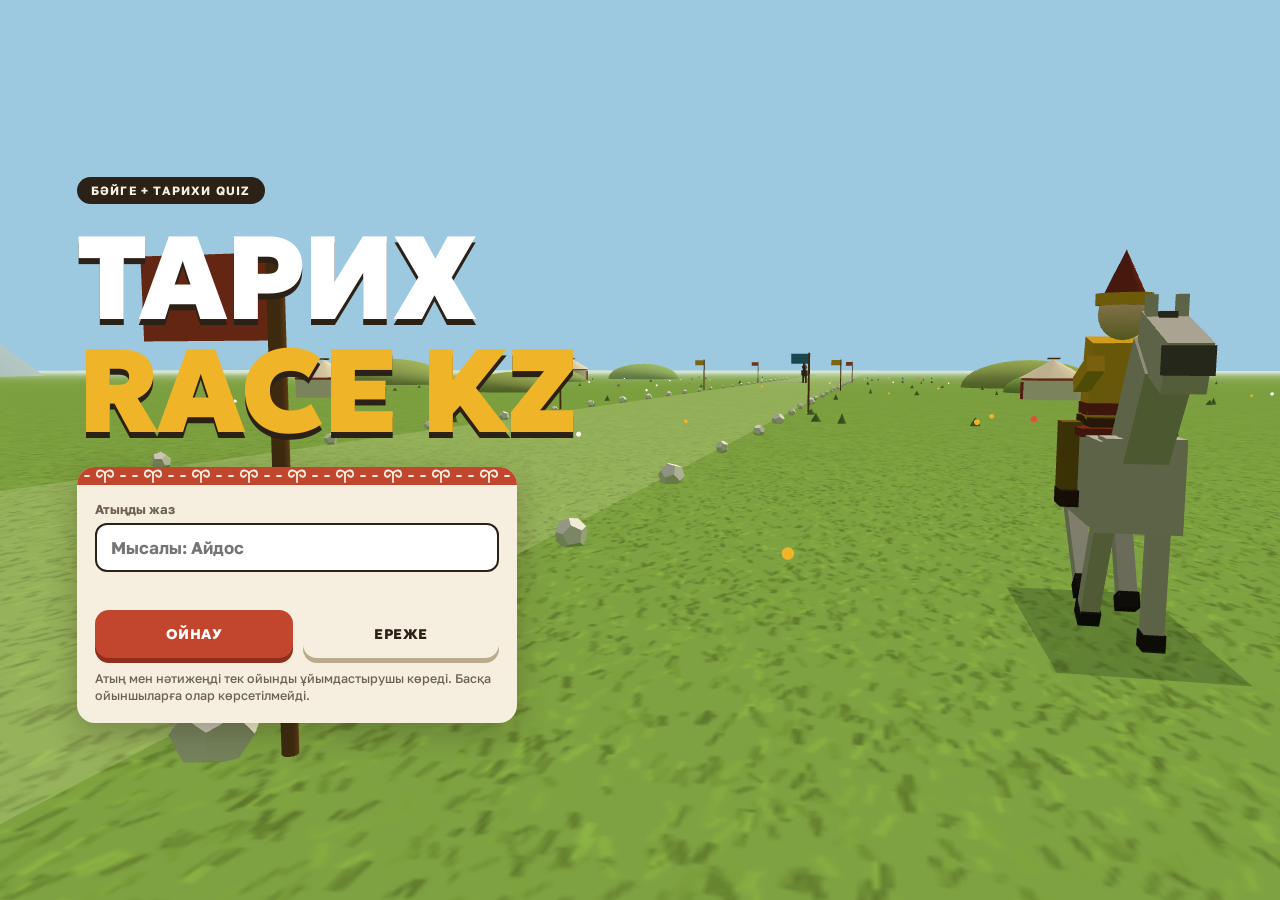
<file: index.html>
<!DOCTYPE html>
<html lang="kk">
<head>
<meta charset="utf-8">
<meta name="viewport" content="width=device-width,initial-scale=1,maximum-scale=1,user-scalable=no">
<meta http-equiv="Content-Security-Policy" content="default-src 'none'; script-src 'self'; style-src 'self'; font-src 'self'; img-src 'self' data: blob:; connect-src https://blwaxpmssdikkebhswve.supabase.co; base-uri 'none'; form-action 'none'; object-src 'none'; manifest-src 'none'; worker-src 'none'">
<meta name="referrer" content="no-referrer">
<meta name="description" content="Қазақстан тарихы бойынша бәйге мен викторина ойыны">
<title>Тарих Race KZ</title>
<link rel="stylesheet" href="css/fonts.css">
<link rel="stylesheet" href="css/game.css">
</head>
<body>
<canvas id="c"></canvas>
<div id="vign"></div><div id="hitflash"></div>

<section id="menu" class="screen show">
 <div><span class="chip">БӘЙГЕ + ТАРИХИ QUIZ</span></div>
 <h1>ТАРИХ<span>RACE KZ</span></h1>
 <form class="felt start" id="startForm" novalidate><div class="in">
  <label for="pname">Атыңды жаз</label>
  <input id="pname" name="pname" maxlength="20" autocomplete="off" autocapitalize="words" spellcheck="false" placeholder="Мысалы: Айдос">
  <div class="hint" id="nameHint" role="alert"></div>
  <div class="row"><button class="btn" id="bPlay" type="submit">ОЙНАУ</button><button class="btn sec" id="bHow" type="button">ЕРЕЖЕ</button></div>
  <p class="privacy">Атың мен нәтижеңді тек ойынды ұйымдастырушы көреді. Басқа ойыншыларға олар көрсетілмейді.</p>
 </div></form>
</section>

<section id="how" class="screen over"><div class="felt wrap narrow"><div class="in">
 <div class="bhead"><h2>Ойын ережесі</h2></div>
 <div class="flow"><div><b>01</b>Кейіпкер таңдау</div><div><b>02</b>Ат таңдау</div><div><b>03</b>Жайлауға шығу</div><div><b>04</b>Бәйгеде жарысу</div><div><b>05</b>Сұрақтарға жауап</div><div><b>06</b>Жеңіске жету</div></div>
 <div class="keys">
  <div><kbd>←</kbd><kbd>→</kbd> немесе <kbd>A</kbd><kbd>D</kbd> бұрылу</div>
  <div><kbd>Space</kbd> екпін (қамшы)</div>
  <div><kbd>↓</kbd> немесе <kbd>S</kbd> тежеу</div>
  <div><kbd>1</kbd>–<kbd>4</kbd> сұраққа жауап</div>
 </div>
 <ul class="rules">
  <li>Әр жайлауда 5 тарихи қақпа бар. Қақпадан өткенде күрделі сұрақ шығады.</li>
  <li>Әр сұраққа 30 секунд беріледі. Уақыт біткенде жауап қате саналады.</li>
  <li>Дұрыс жауап берсең, атың 2,5 секунд екпін алады.</li>
  <li>Қате жауап берсең, 3 секунд айыппұл: атың тоқтап тұрады.</li>
  <li>Монеталар мен тарихи артефакттерді жина. Артефакт екпінді толтырады.</li>
  <li>Тас, бөрене, шарбақ пен бұтаға соқтықпа: жылдамдық күрт түседі.</li>
 </ul>
 <div class="rbtns"><button class="btn" type="button" data-go="menu">ТҮСІНІКТІ</button></div>
</div></div></section>

<section id="sChar" class="screen sel">
 <div class="selhead"><span class="n">01</span><h2>Кейіпкер таңдау</h2></div>
 <div class="felt sheet"><div class="in">
  <div class="pickinfo"><b id="cInfoN"></b><span id="cInfoD"></span></div>
  <div class="grid" id="charGrid"></div>
  <div class="foot"><button class="btn sec" type="button" data-go="menu">Артқа</button><button class="btn" type="button" data-go="sHorse">Келесі</button></div>
 </div></div>
</section>

<section id="sHorse" class="screen sel">
 <div class="selhead"><span class="n">02</span><h2>Ат таңдау</h2></div>
 <div class="felt sheet"><div class="in">
  <div class="horses" id="horseGrid"></div>
  <div class="foot"><button class="btn sec" type="button" data-go="sChar">Артқа</button><button class="btn" type="button" data-go="sTrack">Келесі</button></div>
 </div></div>
</section>

<section id="sTrack" class="screen sel">
 <div class="selhead"><span class="n">03</span><h2>Жайлауға шығу</h2></div>
 <div class="felt sheet"><div class="in">
  <div class="grid" id="trackGrid"></div>
  <div class="foot"><button class="btn sec" type="button" data-go="sHorse">Артқа</button><button class="btn" type="button" id="bStart">СТАРТ</button></div>
 </div></div>
</section>

<div id="hud">
 <div class="hb" id="hPos"><div class="p" id="hp">1<small>/4</small></div><div class="t" id="ht">0:00.0</div></div>
 <div class="hb" id="hProg"><div class="track" id="trk"><div class="fill" id="tfill"></div></div><div class="lbl"><span>СТАРТ</span><span>МӘРЕ</span></div></div>
 <div class="hb" id="hRight"><div class="sp"><span id="hs">0</span> <small>км/сағ</small></div><div class="it"><span>монета <b id="hc">0</b></span><span>артефакт <b id="ha">0</b></span><span>сұрақ <b id="hq">0/5</b></span></div></div>
 <div class="hb" id="hEra"><b id="he"></b><span id="he2"></span></div>
 <div class="hb" id="hBurst"><div class="lbl"><span>ЕКПІН</span><span id="hnv">0%</span></div><div class="nb"><i id="hn"></i></div></div>
</div>
<div id="cd"></div>
<div id="toast" aria-live="polite"></div>
<div id="pen"><div class="pin"><b>АЙЫППҰЛ</b><span id="penN">3</span></div></div>
<div id="touch"><div class="tg"><button id="tL" type="button" aria-label="Солға">◀</button><button id="tR" type="button" aria-label="Оңға">▶</button></div><div class="tg"><button id="tB" type="button" aria-label="Тежеу">▼</button><button id="tN" type="button" class="n">ЕКПІН</button></div></div>

<div id="quiz" class="modal" role="dialog" aria-modal="true" aria-labelledby="qText"><div class="felt qbox"><div class="in">
 <div class="qtop"><span class="tag">СҰРАҚ</span><span class="era" id="qEra"></span><span class="qn" id="qNum"></span></div>
 <div class="qtimer"><div class="tb"><i id="qBar"></i></div><b id="qSec">30</b></div>
 <div class="qtext" id="qText"></div>
 <div class="opts" id="qOpts"></div>
 <div class="qfb" id="qFb" role="status"></div>
 <div class="qhint">Дұрыс жауап: екпін аласың. Қате жауап немесе уақыт бітсе: 3 секунд айыппұл.</div>
</div></div></div>

<section id="res" class="screen over"><div class="felt wrap"><div class="in" id="resIn"></div></div></section>

<script src="vendor/three.min.js"></script>
<script src="vendor/supabase.js"></script>
<script src="js/config.js"></script>
<script src="js/data.js"></script>
<script src="js/game.js"></script>
</body>
</html>
</file>
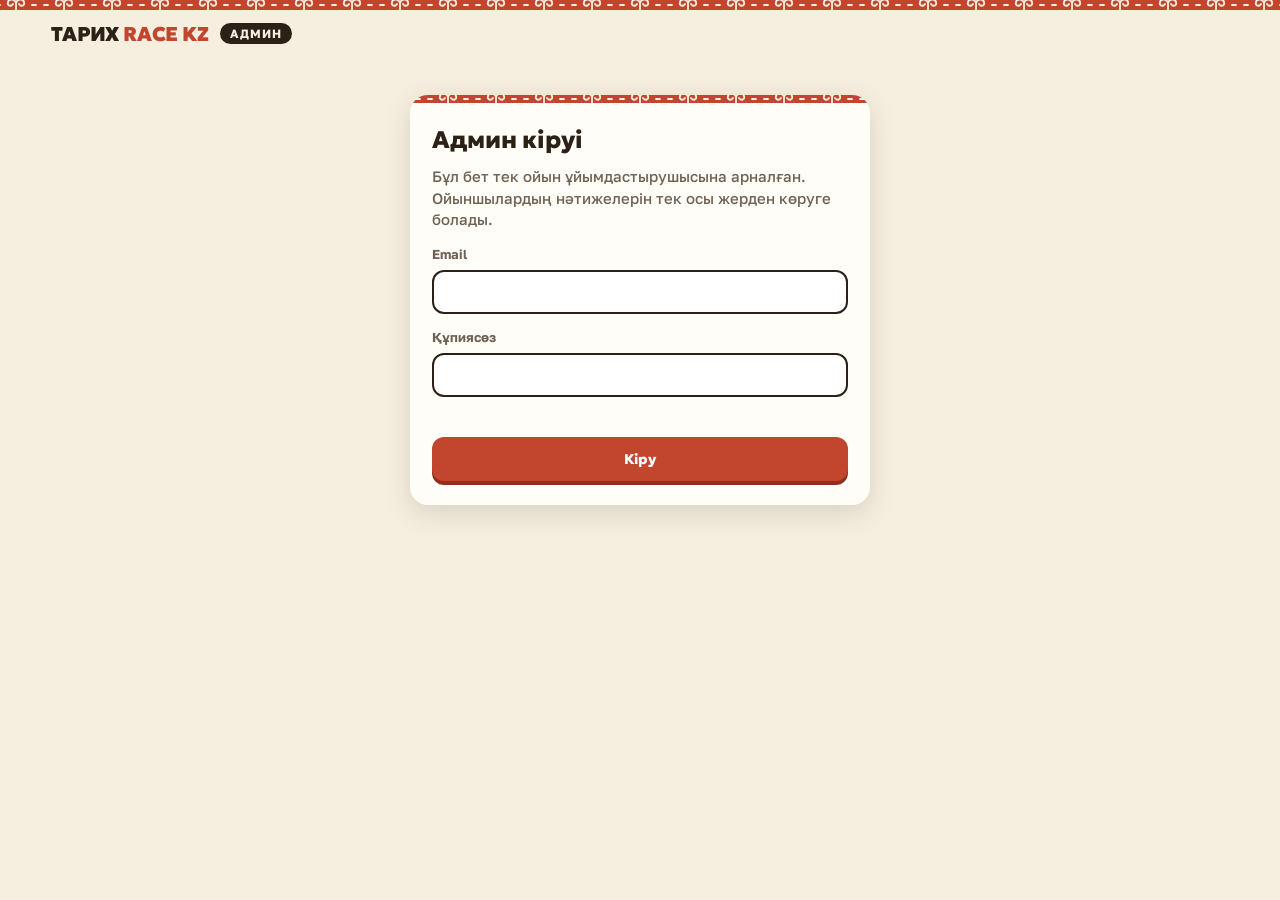
<file: admin.html>
<!DOCTYPE html>
<html lang="kk">
<head>
<meta charset="utf-8">
<meta name="viewport" content="width=device-width,initial-scale=1">
<meta http-equiv="Content-Security-Policy" content="default-src 'none'; script-src 'self'; style-src 'self'; font-src 'self'; img-src 'self' data: blob:; connect-src https://blwaxpmssdikkebhswve.supabase.co; base-uri 'none'; form-action 'none'; object-src 'none'; manifest-src 'none'; worker-src 'none'">
<meta name="referrer" content="no-referrer">
<meta name="robots" content="noindex,nofollow,noarchive">
<title>Тарих Race KZ · Админ</title>
<link rel="stylesheet" href="css/fonts.css?v=2">
<link rel="stylesheet" href="css/admin.css?v=2">
</head>
<body class="locked">
<header class="top">
 <div class="brand">ТАРИХ <span>RACE KZ</span> <em>Админ</em></div>
 <div class="who"><span id="whoEmail"></span><button class="btn sec small" id="bLogout" type="button" hidden>Шығу</button></div>
</header>

<main>
 <section id="vLoading" class="panel narrow"><p class="muted">Жүктеліп жатыр…</p></section>

 <section id="vLogin" class="panel narrow" hidden>
  <h1>Админ кіруі</h1>
  <p class="muted">Бұл бет тек ойын ұйымдастырушысына арналған. Ойыншылардың нәтижелерін тек осы жерден көруге болады.</p>
  <form id="fLogin" novalidate>
   <label for="email">Email</label>
   <input id="email" name="email" type="email" autocomplete="username" spellcheck="false" required>
   <label for="pass">Құпиясөз</label>
   <input id="pass" name="pass" type="password" autocomplete="current-password" required>
   <div class="err" id="loginErr" role="alert"></div>
   <button class="btn" type="submit" id="bLogin">Кіру</button>
  </form>
 </section>

 <section id="vEnroll" class="panel narrow" hidden>
  <h1>Екі сатылы қорғанысты қосу</h1>
  <p class="muted">Бұл қадам бір рет қана жасалады. Содан кейін кірген сайын құпиясөзден бөлек телефондағы код сұралады.</p>
  <ol class="steps">
   <li>Телефонға аутентификатор қолданбасын орнатыңыз: Google Authenticator, Microsoft Authenticator немесе басқасы.</li>
   <li>Қолданбада «QR-кодты сканерлеу» таңдап, төмендегі кодты сканерлеңіз.</li>
   <li>Қолданба көрсеткен 6 таңбалы кодты жазып, «Растау» басыңыз.</li>
  </ol>
  <div class="qr"><img id="qrImg" alt="Аутентификатор қолданбасына арналған QR-код" width="200" height="200" hidden></div>
  <p class="muted small">QR сканерленбесе, қолданбаға мына кілтті қолмен енгізіңіз:</p>
  <code id="secret" class="secret"></code>
  <form id="fEnroll" novalidate>
   <label for="code1">6 таңбалы код</label>
   <input id="code1" name="code1" inputmode="numeric" autocomplete="one-time-code" maxlength="6" pattern="[0-9]{6}">
   <div class="err" id="enrollErr" role="alert"></div>
   <button class="btn" type="submit">Растау</button>
  </form>
 </section>

 <section id="vVerify" class="panel narrow" hidden>
  <h1>Растау коды</h1>
  <p class="muted">Телефондағы аутентификатор қолданбасы көрсетіп тұрған 6 таңбалы кодты жазыңыз.</p>
  <form id="fVerify" novalidate>
   <label for="code2">6 таңбалы код</label>
   <input id="code2" name="code2" inputmode="numeric" autocomplete="one-time-code" maxlength="6" pattern="[0-9]{6}">
   <div class="err" id="verifyErr" role="alert"></div>
   <button class="btn" type="submit">Кіру</button>
  </form>
 </section>

 <section id="vData" hidden>
  <div class="tiles">
   <div class="tile"><b id="tGames">0</b><span>Ойын</span></div>
   <div class="tile"><b id="tPlayers">0</b><span>Ойыншы</span></div>
   <div class="tile"><b id="tCorrect">0%</b><span>Дұрыс жауаптар</span></div>
   <div class="tile"><b id="tBest">0</b><span>Ең жоғары ұпай</span></div>
  </div>
  <div class="toolbar">
   <div class="seg" role="tablist" aria-label="Көрініс">
    <button type="button" class="on" data-view="games" role="tab" aria-selected="true">Барлық ойындар</button>
    <button type="button" data-view="players" role="tab" aria-selected="false">Ойыншылар бойынша</button>
   </div>
   <select id="fEra" aria-label="Дәуір"></select>
   <select id="fPeriod" aria-label="Кезең">
    <option value="all">Барлық уақыт</option>
    <option value="1">Соңғы 24 сағат</option>
    <option value="7">Соңғы 7 күн</option>
    <option value="30">Соңғы 30 күн</option>
   </select>
   <input id="fName" type="search" placeholder="Аты бойынша іздеу" aria-label="Аты бойынша іздеу" autocomplete="off" spellcheck="false">
   <div class="actions">
    <button class="btn sec small" id="bRefresh" type="button">Жаңарту</button>
    <button class="btn small" id="bCsv" type="button">CSV жүктеу</button>
   </div>
  </div>
  <p class="note" id="dataNote" role="status"></p>
  <div class="tblw"><table id="tbl"><thead id="thead"></thead><tbody id="tbody"></tbody></table></div>
  <div class="more"><button class="btn sec small" id="bMore" type="button" hidden>Тағы көрсету</button></div>
  <p class="muted small foot">Қауіпсіздік үшін 15 минут әрекетсіз тұрсаңыз, жүйеден автоматты түрде шығасыз. Бетті жапқанда да сессия жойылады.</p>
 </section>
</main>

<div id="dlg" class="modal" hidden role="dialog" aria-modal="true" aria-labelledby="dlgT">
 <div class="panel narrow">
  <h2 id="dlgT">Жазбаны өшіру</h2>
  <p id="dlgP"></p>
  <div class="row"><button class="btn sec" id="dlgNo" type="button">Болдырмау</button><button class="btn danger" id="dlgYes" type="button">Өшіру</button></div>
 </div>
</div>

<script src="vendor/supabase.js?v=2"></script>
<script src="vendor/qrcode.js?v=2"></script>
<script src="js/config.js?v=2"></script>
<script src="js/data.js?v=2"></script>
<script src="js/admin.js?v=2"></script>
</body>
</html>
</file>
<file: css/fonts.css>
/* Шрифттер сайттың өзінде сақталады: сыртқы серверге сұраныс жоқ.
   Geologica және Golos Text — SIL Open Font License 1.1 (fonts/LICENSE-*.txt). */
@font-face{font-family:"Geologica";font-style:normal;font-display:swap;font-weight:100 900;
 src:url(../fonts/geologica-cyrillic-ext-wght-normal.woff2) format("woff2");
 unicode-range:U+0460-052F,U+1C80-1C8A,U+20B4,U+2DE0-2DFF,U+A640-A69F,U+FE2E-FE2F}
@font-face{font-family:"Geologica";font-style:normal;font-display:swap;font-weight:100 900;
 src:url(../fonts/geologica-cyrillic-wght-normal.woff2) format("woff2");
 unicode-range:U+0301,U+0400-045F,U+0490-0491,U+04B0-04B1,U+2116}
@font-face{font-family:"Geologica";font-style:normal;font-display:swap;font-weight:100 900;
 src:url(../fonts/geologica-latin-wght-normal.woff2) format("woff2");
 unicode-range:U+0000-00FF,U+0131,U+0152-0153,U+02BB-02BC,U+02C6,U+02DA,U+02DC,U+0304,U+0308,U+0329,U+2000-206F,U+20AC,U+2122,U+2191,U+2193,U+2212,U+2215,U+FEFF,U+FFFD}
@font-face{font-family:"Golos Text";font-style:normal;font-display:swap;font-weight:400 900;
 src:url(../fonts/golos-text-cyrillic-ext-wght-normal.woff2) format("woff2");
 unicode-range:U+0460-052F,U+1C80-1C8A,U+20B4,U+2DE0-2DFF,U+A640-A69F,U+FE2E-FE2F}
@font-face{font-family:"Golos Text";font-style:normal;font-display:swap;font-weight:400 900;
 src:url(../fonts/golos-text-cyrillic-wght-normal.woff2) format("woff2");
 unicode-range:U+0301,U+0400-045F,U+0490-0491,U+04B0-04B1,U+2116}
@font-face{font-family:"Golos Text";font-style:normal;font-display:swap;font-weight:400 900;
 src:url(../fonts/golos-text-latin-wght-normal.woff2) format("woff2");
 unicode-range:U+0000-00FF,U+0131,U+0152-0153,U+02BB-02BC,U+02C6,U+02DA,U+02DC,U+0304,U+0308,U+0329,U+2000-206F,U+20AC,U+2122,U+2191,U+2193,U+2212,U+2215,U+FEFF,U+FFFD}
</file>
<file: css/game.css>
/* layout idea: the live jailau fills the screen; UI sits on felt (киіз) panels with one red ornament band */
:root{
 color-scheme:light;
 --felt:#f6efe0; --felt2:#ebe1cb; --ink:#2b2117; --muted:#6f6254;
 --ochre:#c2452d; --ochre-d:#8f2f1d; --sun:#f0b429; --grass:#4f8f3a; --sky:#bfe3f2;
 --ok:#2f8f4e; --bad:#c2452d;
 --display:"Geologica","Golos Text",system-ui,sans-serif;
 --body:"Golos Text",system-ui,-apple-system,"Segoe UI",sans-serif;
 --orn:url("data:image/svg+xml,%3Csvg xmlns='http://www.w3.org/2000/svg' width='48' height='18' viewBox='0 0 48 18'%3E%3Crect width='48' height='18' fill='%23c2452d'/%3E%3Cg fill='none' stroke='%23f6efe0' stroke-width='1.8' stroke-linecap='round'%3E%3Cpath d='M24 15V8M24 8c0-5-7-6-8-2s3 5 5 2M24 8c0-5 7-6 8-2s-3 5-5 2'/%3E%3Cpath d='M4 9h4M40 9h4'/%3E%3C/g%3E%3C/svg%3E");
}
*{box-sizing:border-box;margin:0;padding:0;-webkit-tap-highlight-color:transparent}
html,body{height:100%;overflow:hidden;background:var(--sky);color:var(--ink);font-family:var(--body);font-size:16px}
canvas#c{position:fixed;inset:0;width:100%;height:100%;display:block}
button,input{font-family:inherit;color:inherit}
button{cursor:pointer;border:0;background:none}
:focus-visible{outline:3px solid var(--sun);outline-offset:2px}
.screen{position:fixed;inset:0;display:none;flex-direction:column;z-index:5}
.screen.show{display:flex}
.felt{background:var(--felt);border-radius:18px;box-shadow:0 10px 30px rgba(43,33,23,.28);position:relative;overflow:hidden}
.felt::before{content:"";display:block;height:18px;background:var(--orn) repeat-x center/48px 18px}
.chip{display:inline-block;background:var(--ink);color:var(--felt);border-radius:999px;padding:6px 14px;font-weight:700;font-size:12px;letter-spacing:.1em}
.btn{background:var(--ochre);color:#fff;font-family:var(--display);font-weight:800;font-size:14px;letter-spacing:.03em;padding:15px 24px;border-radius:14px;box-shadow:0 5px 0 var(--ochre-d);transition:transform .08s}
.btn:active{transform:translateY(3px);box-shadow:0 2px 0 var(--ochre-d)}
.btn.sec{background:var(--felt);color:var(--ink);box-shadow:0 5px 0 #b9ab8c}
.btn.sec:active{box-shadow:0 2px 0 #b9ab8c}
.btn:disabled{opacity:.45;cursor:default}

/* menu */
#menu{justify-content:center;padding:5vh 6vw;pointer-events:none}
#menu>*{pointer-events:auto}
#menu h1{font-family:var(--display);font-weight:900;font-size:clamp(46px,9.5vw,118px);line-height:.95;color:#fff;text-shadow:0 .055em 0 var(--ink);margin:18px 0 20px;letter-spacing:-.02em}
#menu h1 span{display:block;color:var(--sun)}
.start{width:min(440px,100%);padding-bottom:18px}
.start .in{padding:16px 18px 0}
.start label{display:block;font-weight:700;font-size:13px;color:var(--muted);margin-bottom:6px}
.start input{width:100%;border:2px solid var(--ink);border-radius:12px;background:#fff;padding:12px 14px;font-size:17px;font-weight:700}
.start .row{display:flex;gap:10px;flex-wrap:wrap;margin-top:14px}
.start .row .btn{flex:1 1 auto}
.start .hint{font-size:13px;color:var(--bad);font-weight:600;min-height:18px;margin-top:6px}
.privacy{font-size:12.5px;color:var(--muted);font-weight:500;margin-top:12px;line-height:1.4}

/* select screens */
.sel{justify-content:flex-end;pointer-events:none}
.sel>*{pointer-events:auto}
.selhead{position:absolute;top:16px;left:16px;right:16px;display:flex;align-items:center;gap:12px;pointer-events:none}
.selhead .n{font-family:var(--display);font-weight:900;background:var(--ochre);color:#fff;border-radius:10px;padding:6px 10px;font-size:14px}
.selhead h2{font-family:var(--display);font-weight:800;font-size:clamp(18px,3vw,28px);color:#fff;text-shadow:0 3px 0 var(--ink)}
.sheet{margin:0 12px 12px;border-radius:18px}
.sheet .in{padding:12px 14px 14px;max-height:52vh;overflow:auto}
.pickinfo{display:flex;align-items:baseline;gap:10px;flex-wrap:wrap;margin-bottom:10px}
.pickinfo b{font-family:var(--display);font-weight:800;font-size:17px}
.pickinfo span{color:var(--muted);font-size:14px;font-weight:500}
.grid{display:grid;grid-template-columns:repeat(5,1fr);gap:8px}
.card{background:#fff;border:2px solid var(--felt2);border-radius:12px;padding:8px 10px;text-align:left;position:relative;min-width:0}
.card:hover{border-color:#cdbf9f}
.card.on{border-color:var(--ochre);box-shadow:inset 0 0 0 2px var(--ochre)}
.card .no{font-family:var(--display);font-weight:800;color:var(--ochre);font-size:11px}
.card .nm{font-weight:800;font-size:13px;line-height:1.2;margin-top:2px}
.card .nm.big{font-size:16px}
.card .er{color:var(--muted);font-size:11.5px;font-weight:500;margin-top:2px;line-height:1.25}
.card svg{width:100%;height:44px;display:block}
.card .bt{position:absolute;top:7px;right:9px;font-size:11px;font-weight:800;color:var(--ok);font-variant-numeric:tabular-nums}
.coat{display:inline-block;width:12px;height:12px;border-radius:50%;border:2px solid var(--ink);margin-right:6px;vertical-align:-1px}
.thumb{height:40px;border-radius:8px;margin:4px 0}
.horses{display:grid;grid-template-columns:repeat(3,1fr);gap:8px}
.stat{display:flex;align-items:center;gap:8px;font-size:11.5px;color:var(--muted);font-weight:700;margin-top:5px}
.stat em{flex:0 0 78px;font-style:normal}
.bar{flex:1;height:6px;background:var(--felt2);border-radius:3px;overflow:hidden}
.bar i{display:block;height:100%;background:var(--grass)}
.foot{display:flex;justify-content:space-between;gap:10px;padding:12px 14px 0}

/* HUD */
#hud{position:fixed;inset:0;pointer-events:none;display:none;z-index:6}
#hud.show{display:block}
.hb{position:absolute;background:rgba(246,239,224,.93);border-radius:14px;padding:9px 13px;box-shadow:0 4px 14px rgba(43,33,23,.2)}
#hPos{top:12px;left:12px;min-width:104px}
#hPos .p{font-family:var(--display);font-size:34px;font-weight:900;line-height:1;color:var(--ochre)}
#hPos .p small{font-size:15px;color:var(--ink)}
#hPos .t{font-weight:700;font-size:15px;margin-top:4px;font-variant-numeric:tabular-nums}
#hRight{top:12px;right:12px;text-align:right}
#hRight .sp{font-family:var(--display);font-size:28px;font-weight:900;line-height:1;font-variant-numeric:tabular-nums}
#hRight .sp small{font-family:var(--body);font-size:12px;color:var(--muted);font-weight:600}
#hRight .it{font-weight:700;font-size:13.5px;margin-top:6px;display:flex;gap:10px;justify-content:flex-end}
#hRight .it b{color:var(--ochre)}
#hProg{top:14px;left:50%;transform:translateX(-50%);width:min(44vw,520px);padding:12px 14px 8px}
.track{position:relative;height:8px;background:var(--felt2);border-radius:4px}
.track .fill{position:absolute;left:0;top:0;bottom:0;width:0;background:var(--grass);border-radius:4px}
.track .q{position:absolute;top:-5px;width:18px;height:18px;margin-left:-9px;border-radius:50%;background:var(--felt);border:2px solid var(--ink);font-size:10px;font-weight:800;display:grid;place-items:center}
.track .q.done{background:var(--ink);color:var(--felt)}
.track .dot{position:absolute;top:-3px;width:14px;height:14px;margin-left:-7px;border-radius:50%;border:2px solid #fff}
.track .dot.me{z-index:2;width:18px;height:18px;margin-left:-9px;top:-5px;border-color:var(--ink)}
#hProg .lbl{display:flex;justify-content:space-between;font-size:11px;font-weight:700;color:var(--muted);margin-top:7px}
#hBurst{right:12px;bottom:12px;width:210px}
#hBurst .lbl{font-size:12px;font-weight:800;letter-spacing:.08em;display:flex;justify-content:space-between}
#hBurst .nb{height:12px;background:var(--felt2);border-radius:6px;margin-top:6px;overflow:hidden}
#hBurst .nb i{display:block;height:100%;width:0;background:var(--sun)}
#hEra{left:12px;bottom:12px}
#hEra b{display:block;font-family:var(--display);font-weight:800;font-size:13px}
#hEra span{font-size:12px;color:var(--muted);font-weight:600}
#vign{position:fixed;inset:0;pointer-events:none;z-index:5;opacity:0;transition:opacity .25s;background:radial-gradient(ellipse at center,rgba(255,255,255,0) 50%,rgba(255,246,214,.75) 100%)}
#vign.on{opacity:1}
#hitflash{position:fixed;inset:0;pointer-events:none;z-index:5;opacity:0;background:radial-gradient(ellipse at center,rgba(194,69,45,0) 45%,rgba(194,69,45,.55) 100%);transition:opacity .3s}
#hitflash.on{opacity:1;transition:none}
#cd{position:fixed;inset:0;display:none;place-items:center;z-index:8;pointer-events:none}
#cd.show{display:grid}
#cd div{font-family:var(--display);font-size:min(28vw,200px);font-weight:900;color:#fff;text-shadow:0 .06em 0 var(--ink);animation:pop .9s ease-out}
#cd div.go{font-size:min(17vw,130px)}
@keyframes pop{0%{transform:scale(1.7);opacity:0}30%{transform:scale(1);opacity:1}100%{transform:scale(.92);opacity:.9}}
#toast{position:fixed;left:50%;top:86px;transform:translateX(-50%);z-index:9;display:flex;flex-direction:column;gap:8px;align-items:center;pointer-events:none;width:92vw}
#toast div{background:var(--ink);color:var(--felt);padding:8px 16px;border-radius:999px;font-weight:700;font-size:14px;animation:tin 2.2s ease forwards;text-align:center}
#toast div.bad{background:var(--ochre)}
#toast div.art{background:#1f6a78}
@keyframes tin{0%{opacity:0;transform:translateY(-8px)}10%{opacity:1;transform:none}80%{opacity:1}100%{opacity:0}}
@media (prefers-reduced-motion:reduce){#cd div{animation-duration:.01s}#toast div{animation:none}}

/* quiz */
.modal{position:fixed;inset:0;display:none;place-items:center;z-index:10;background:rgba(43,33,23,.45);padding:14px}
.modal.show{display:grid}
.qbox{width:min(840px,100%)}
.qbox .in{padding:18px 20px 20px}
.qtop{display:flex;align-items:center;gap:10px;margin-bottom:10px}
.qtop .tag{background:var(--ochre);color:#fff;font-family:var(--display);font-weight:800;font-size:11px;letter-spacing:.08em;padding:6px 10px;border-radius:8px}
.qtop .era{color:var(--muted);font-weight:600;font-size:13px}
.qtop .qn{margin-left:auto;font-weight:800;font-size:13px;font-variant-numeric:tabular-nums}
.qtimer{display:flex;align-items:center;gap:10px;margin-bottom:14px}
.qtimer .tb{flex:1;height:8px;background:var(--felt2);border-radius:4px;overflow:hidden}
.qtimer .tb i{display:block;height:100%;width:100%;background:var(--grass);transform-origin:left center}
.qtimer .tb i.warn{background:var(--ochre)}
.qtimer b{font-family:var(--display);font-weight:800;font-size:15px;min-width:34px;text-align:right;font-variant-numeric:tabular-nums}
.qtext{font-size:clamp(18px,2.4vw,24px);font-weight:800;line-height:1.3;margin-bottom:16px;text-wrap:balance}
.opts{display:grid;grid-template-columns:1fr 1fr;gap:10px}
.opt{display:flex;align-items:center;gap:12px;text-align:left;background:#fff;border:2px solid var(--felt2);border-radius:14px;padding:12px;font-weight:700;font-size:15.5px;line-height:1.3}
.opt:hover:not(:disabled){border-color:var(--ink)}
.opt .L{flex:0 0 34px;height:34px;border-radius:9px;display:grid;place-items:center;background:var(--ink);color:var(--felt);font-family:var(--display);font-weight:800;font-size:13px}
.opt.ok{background:#e2f3e6;border-color:var(--ok)}.opt.ok .L{background:var(--ok)}
.opt.no{background:#f9e1dc;border-color:var(--bad)}.opt.no .L{background:var(--bad)}
.qfb{margin-top:14px;min-height:26px;font-weight:800;font-size:16px}
.qfb.ok{color:var(--ok)}.qfb.no{color:var(--bad)}
.qhint{color:var(--muted);font-size:12.5px;font-weight:500;margin-top:6px}
#pen{position:fixed;inset:0;display:none;place-items:center;z-index:9;pointer-events:none}
#pen.show{display:grid}
#pen .pin{text-align:center;background:var(--ochre);color:#fff;border-radius:20px;padding:14px 34px;box-shadow:0 6px 0 var(--ochre-d)}
#pen b{display:block;letter-spacing:.12em;font-weight:800;font-size:13px}
#pen span{font-family:var(--display);font-size:64px;font-weight:900;line-height:1.1}

/* results / how */
.over{background:rgba(43,33,23,.45);overflow:auto;align-items:center;padding:20px 14px 40px}
.wrap{width:min(900px,100%)}
.wrap.narrow{width:min(760px,100%)}
.wrap .in{padding:18px 20px 22px}
.rhead{text-align:center}
.rplace{font-family:var(--display);font-size:clamp(52px,10vw,96px);font-weight:900;color:var(--ochre);line-height:1.05;margin-top:8px}
.rtitle{font-family:var(--display);font-size:clamp(17px,3vw,24px);font-weight:800;margin-top:2px;text-wrap:balance}
.rsub{color:var(--muted);font-weight:600;margin-top:6px;font-size:14px}
.rstats{display:grid;grid-template-columns:repeat(5,1fr);gap:8px;margin:16px 0}
.rstats div{background:#fff;border-radius:12px;padding:10px;text-align:center}
.rstats b{display:block;font-family:var(--display);font-size:18px;font-weight:800;font-variant-numeric:tabular-nums}
.rstats span{font-size:11.5px;color:var(--muted);font-weight:700}
.rcols{display:grid;grid-template-columns:1fr 1.3fr;gap:10px}
.rcard{background:#fff;border-radius:14px;padding:12px 14px}
h3{font-family:var(--display);font-size:11px;letter-spacing:.08em;color:var(--ochre);font-weight:800;margin-bottom:8px}
h3.mt{margin-top:14px}
.order div{display:flex;gap:10px;padding:6px 0;border-bottom:1px solid var(--felt2);font-weight:700;font-size:14px}
.order div.me{color:var(--ochre)}
.order i{font-style:normal;width:20px;color:var(--muted)}
.order span{margin-left:auto;font-variant-numeric:tabular-nums}
.arts{font-size:13.5px;font-weight:600;line-height:1.7}
.learn div{padding:7px 0;border-bottom:1px solid var(--felt2);font-size:13.5px;font-weight:500}
.learn b{display:block;color:var(--ok);font-weight:800;margin-top:2px}
.learn .x b{color:var(--bad)}
.rbtns{display:flex;gap:10px;justify-content:center;margin-top:18px;flex-wrap:wrap}
.rhead+.rbtns{margin:14px 0 2px}
.save{font-size:13px;font-weight:700;text-align:center;margin-top:12px;color:var(--muted)}
.save.ok{color:var(--ok)}
.bhead{display:flex;align-items:center;gap:12px;flex-wrap:wrap;margin-bottom:12px}
.bhead h2{font-family:var(--display);font-weight:800;font-size:22px;margin-right:auto}
.flow{display:grid;grid-template-columns:repeat(6,1fr);gap:6px;margin-bottom:14px}
.flow div{background:#fff;border-radius:10px;padding:8px;text-align:center;font-size:12px;font-weight:700}
.flow b{display:block;font-family:var(--display);color:var(--ochre);font-size:15px}
.keys{display:grid;grid-template-columns:1fr 1fr;gap:8px 18px;font-size:14px;font-weight:600;margin-bottom:14px}
kbd{display:inline-block;background:var(--ink);color:var(--felt);border-radius:6px;padding:2px 7px;font-weight:800;font-family:inherit;font-size:12px;margin-right:4px}
.rules li{margin:5px 0 5px 18px;font-size:14px;font-weight:500;line-height:1.4}

/* touch */
#touch{position:fixed;left:0;right:0;bottom:74px;display:none;justify-content:space-between;padding:0 14px;z-index:7;pointer-events:none}
#touch.show{display:flex}
#touch .tg{display:flex;gap:10px;pointer-events:auto}
#touch button{width:74px;height:74px;border-radius:50%;background:rgba(246,239,224,.85);border:3px solid var(--ink);font-size:24px;font-weight:900;touch-action:none;user-select:none}
#touch button.n{background:var(--sun);font-size:12px;font-family:var(--display)}
#touch button.on{background:var(--ochre);color:#fff}
@media (max-width:820px){
 .grid{grid-template-columns:repeat(2,1fr)}
 .horses{grid-template-columns:1fr}
 .rstats{grid-template-columns:repeat(3,1fr)}
 .rcols{grid-template-columns:1fr}
 .flow{grid-template-columns:repeat(3,1fr)}
 .keys,.opts{grid-template-columns:1fr}
 #hProg{top:auto;bottom:160px;width:72vw}
 #hBurst{width:150px;bottom:210px}
 #hEra{display:none}
 #menu{justify-content:flex-end;padding:16px}
 .sheet .in{max-height:46vh}
}
</file>
<file: css/admin.css>
/* layout idea: a quiet felt ledger — one ornament band on top, summary tiles, then the results table */
:root{
 color-scheme:light;
 --felt:#f6efe0; --felt2:#ebe1cb; --paper:#fffdf8; --ink:#2b2117; --muted:#6f6254;
 --ochre:#c2452d; --ochre-d:#8f2f1d; --sun:#f0b429; --ok:#2f8f4e; --bad:#b23a24;
 --display:"Geologica","Golos Text",system-ui,sans-serif;
 --body:"Golos Text",system-ui,-apple-system,"Segoe UI",sans-serif;
 --orn:url("data:image/svg+xml,%3Csvg xmlns='http://www.w3.org/2000/svg' width='48' height='18' viewBox='0 0 48 18'%3E%3Crect width='48' height='18' fill='%23c2452d'/%3E%3Cg fill='none' stroke='%23f6efe0' stroke-width='1.8' stroke-linecap='round'%3E%3Cpath d='M24 15V8M24 8c0-5-7-6-8-2s3 5 5 2M24 8c0-5 7-6 8-2s-3 5-5 2'/%3E%3Cpath d='M4 9h4M40 9h4'/%3E%3C/g%3E%3C/svg%3E");
}
*{box-sizing:border-box;margin:0;padding:0}
[hidden]{display:none!important}
body.locked{display:none}
html,body{background:var(--felt);color:var(--ink);font-family:var(--body);font-size:15px;line-height:1.45}
button,input,select{font-family:inherit;color:inherit;font-size:inherit}
button{cursor:pointer;border:0;background:none}
:focus-visible{outline:3px solid var(--sun);outline-offset:2px}

.top{display:flex;align-items:center;gap:12px;padding:14px max(16px,4vw);position:relative;flex-wrap:wrap}
.top::before{content:"";position:absolute;left:0;right:0;top:0;height:10px;background:var(--orn) repeat-x center/48px 18px}
.brand{font-family:var(--display);font-weight:900;font-size:20px;letter-spacing:-.01em;margin-top:6px}
.brand span{color:var(--ochre)}
.brand em{font-style:normal;font-family:var(--body);font-weight:700;font-size:12px;letter-spacing:.08em;text-transform:uppercase;background:var(--ink);color:var(--felt);border-radius:999px;padding:3px 10px;margin-left:8px;vertical-align:3px}
.who{margin-left:auto;display:flex;align-items:center;gap:10px;font-weight:600;font-size:13.5px;color:var(--muted);margin-top:6px;overflow-wrap:anywhere}

main{padding:8px max(16px,4vw) 48px;max-width:1240px;margin:0 auto}
.panel{background:var(--paper);border-radius:18px;box-shadow:0 8px 28px rgba(43,33,23,.14);padding:22px 22px 24px;position:relative;overflow:hidden}
.panel::before{content:"";position:absolute;left:0;right:0;top:0;height:8px;background:var(--orn) repeat-x center/48px 18px}
.narrow{max-width:460px;margin:24px auto}
h1{font-family:var(--display);font-weight:800;font-size:24px;margin:6px 0 8px;text-wrap:balance}
h2{font-family:var(--display);font-weight:800;font-size:19px;margin:6px 0 8px}
.muted{color:var(--muted);font-weight:500}
.small{font-size:13px}
label{display:block;font-weight:700;font-size:13px;color:var(--muted);margin:14px 0 6px}
input,select{width:100%;border:2px solid var(--ink);border-radius:12px;background:#fff;padding:11px 13px;font-weight:600}
input:focus,select:focus{border-color:var(--ochre)}
.err{min-height:20px;color:var(--bad);font-weight:700;font-size:13.5px;margin:10px 0 4px}
.btn{display:inline-flex;align-items:center;justify-content:center;gap:8px;background:var(--ochre);color:#fff;font-family:var(--display);font-weight:800;font-size:14px;letter-spacing:.02em;padding:13px 22px;border-radius:12px;box-shadow:0 4px 0 var(--ochre-d)}
.btn:active{transform:translateY(2px);box-shadow:0 2px 0 var(--ochre-d)}
.btn.sec{background:var(--felt);color:var(--ink);box-shadow:0 4px 0 #b9ab8c}
.btn.danger{background:var(--bad)}
.btn.small{padding:9px 14px;font-size:13px}
.btn:disabled{opacity:.5;cursor:default}
form .btn{width:100%;margin-top:6px}
.steps{margin:12px 0 4px 20px;display:grid;gap:6px;font-weight:500}
.qr{display:grid;place-items:center;margin:14px 0 8px;min-height:40px}
.qr img{width:200px;height:200px;background:#fff;border-radius:12px;padding:8px;border:2px solid var(--felt2)}
.secret{display:block;font-family:ui-monospace,"SF Mono",Menlo,Consolas,monospace;font-size:14px;font-weight:700;background:var(--felt);border-radius:10px;padding:10px 12px;margin:6px 0 4px;overflow-wrap:anywhere;user-select:all}

.tiles{display:grid;grid-template-columns:repeat(4,1fr);gap:10px;margin:14px 0}
.tile{background:var(--paper);border-radius:14px;padding:14px 16px;box-shadow:0 3px 12px rgba(43,33,23,.08)}
.tile b{display:block;font-family:var(--display);font-weight:900;font-size:30px;line-height:1.1;font-variant-numeric:tabular-nums}
.tile span{font-size:12.5px;font-weight:700;color:var(--muted)}
.toolbar{display:flex;flex-wrap:wrap;gap:8px;align-items:center;margin-bottom:8px}
.toolbar select,.toolbar input{width:auto;min-width:0;padding:8px 10px;font-size:14px;border-width:2px}
.toolbar input{flex:0 1 200px}
.actions{display:flex;gap:8px;margin-left:auto}
.seg{display:inline-flex;background:var(--felt2);border-radius:12px;padding:3px}
.seg button{padding:7px 12px;border-radius:9px;font-weight:700;font-size:13.5px;color:var(--muted)}
.seg button.on{background:var(--ink);color:var(--felt)}
.note{min-height:20px;font-weight:600;font-size:13.5px;color:var(--muted);margin:6px 0 8px}
.note.bad{color:var(--bad)}
.tblw{overflow-x:auto;background:var(--paper);border-radius:14px;box-shadow:0 3px 12px rgba(43,33,23,.08)}
table{width:100%;border-collapse:collapse;font-size:13.5px}
th{position:sticky;top:0;background:var(--paper);font-size:11.5px;color:var(--muted);text-align:left;padding:10px 8px;font-weight:800;letter-spacing:.02em;border-bottom:2px solid var(--felt2);white-space:nowrap}
th button{font-weight:800;color:inherit;font-size:inherit;letter-spacing:inherit}
th button[aria-sort]::after{content:" ↕";opacity:.35}
th button[aria-sort="ascending"]::after{content:" ↑";opacity:1}
th button[aria-sort="descending"]::after{content:" ↓";opacity:1}
td{padding:8px 8px;border-bottom:1px solid var(--felt2);font-weight:600;font-variant-numeric:tabular-nums;white-space:nowrap}
td.nm{font-weight:800;white-space:normal;overflow-wrap:anywhere;min-width:110px;max-width:220px}
td.wrap{white-space:normal;min-width:100px;max-width:160px}
td.dim{color:var(--muted);font-weight:500}
th.r,td.r{text-align:right}
tr:hover td{background:#fbf6ea}
.pill{display:inline-block;border-radius:999px;padding:2px 8px;font-size:12px;font-weight:800}
.pill.p1{background:#fde6a6}.pill.p2{background:#e6e6e6}.pill.p3{background:#f1d2bd}.pill.p4{background:var(--felt2);color:var(--muted)}
.del{color:var(--bad);font-weight:800;font-size:12.5px;padding:4px 8px;border-radius:8px}
.del:hover{background:#f9e1dc}
.empty{padding:30px 16px;text-align:center;color:var(--muted);font-weight:600}
.more{display:flex;justify-content:center;margin-top:12px}
.foot{margin-top:18px;text-align:center}

.modal{position:fixed;inset:0;background:rgba(43,33,23,.45);display:grid;place-items:center;padding:16px;z-index:20}
.modal .panel{width:100%}
.row{display:flex;gap:10px;justify-content:flex-end;margin-top:16px;flex-wrap:wrap}
@media (max-width:760px){
 .tiles{grid-template-columns:repeat(2,1fr)}
 .toolbar input{flex:1 1 100%}
 .actions{margin-left:0}
}
@media (prefers-reduced-motion:reduce){*{transition:none!important}}
</file>
